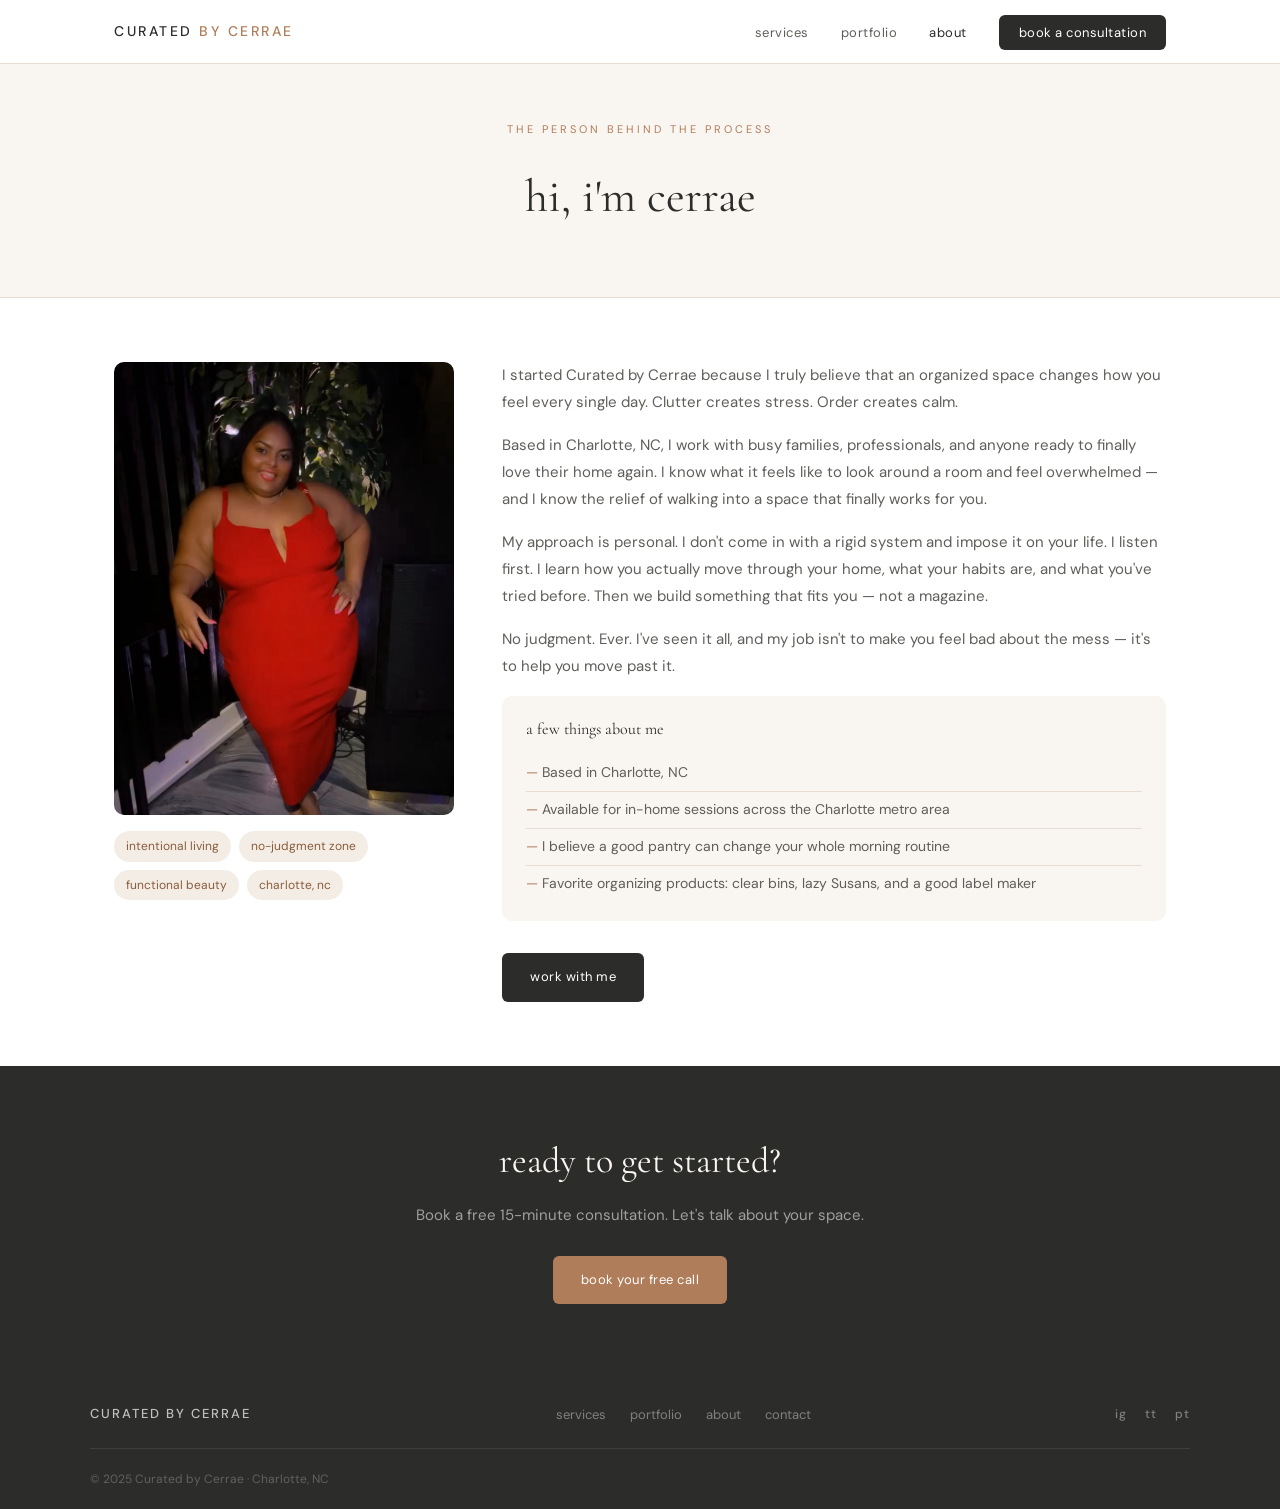
<file: about.html>
<!DOCTYPE html>
<html lang="en">
<head>
  <meta charset="UTF-8" />
  <meta name="viewport" content="width=device-width, initial-scale=1.0" />
  <title>About Cerrae — Curated by Cerrae</title>
  <meta name="description" content="Meet Cerrae, professional organizer based in Charlotte, NC. Learn about the story behind Curated by Cerrae." />
  <link rel="preconnect" href="https://fonts.googleapis.com" />
  <link rel="preconnect" href="https://fonts.gstatic.com" crossorigin />
  <link href="https://fonts.googleapis.com/css2?family=Cormorant+Garamond:ital,wght@0,400;0,500;1,400;1,500&family=DM+Sans:wght@300;400;500&display=swap" rel="stylesheet" />
  <link rel="stylesheet" href="style.css" />
</head>
<body>

  <nav class="nav">
    <div class="nav-inner">
      <a href="index.html" class="logo">curated <span>by cerrae</span></a>
      <button class="nav-toggle" aria-label="open menu" id="navToggle">
        <span></span><span></span><span></span>
      </button>
      <ul class="nav-links" id="navLinks">
        <li><a href="services.html">services</a></li>
        <li><a href="portfolio.html">portfolio</a></li>
        <li><a href="about.html" class="active">about</a></li>
        <li><a href="contact.html" class="nav-cta">book a consultation</a></li>
      </ul>
    </div>
  </nav>

  <section class="page-hero">
    <div class="container">
      <p class="eyebrow">the person behind the process</p>
      <h1>hi, i'm cerrae</h1>
    </div>
  </section>

  <section class="section">
    <div class="container">
      <div class="about-layout">
        <div class="about-photo-col">
            <img src="images/IMG_1386.JPG" alt="Cerrae, professional organizer" class="about-photo-img" />
             <div class="about-values">
            <span class="value-tag">intentional living</span>
            <span class="value-tag">no-judgment zone</span>
            <span class="value-tag">functional beauty</span>
            <span class="value-tag">charlotte, nc</span>
          </div>
        </div>
        <div class="about-text-col">
          <p class="about-body">I started Curated by Cerrae because I truly believe that an organized space changes how you feel every single day. Clutter creates stress. Order creates calm.</p>
          <p class="about-body">Based in Charlotte, NC, I work with busy families, professionals, and anyone ready to finally love their home again. I know what it feels like to look around a room and feel overwhelmed — and I know the relief of walking into a space that finally works for you.</p>
          <p class="about-body">My approach is personal. I don't come in with a rigid system and impose it on your life. I listen first. I learn how you actually move through your home, what your habits are, and what you've tried before. Then we build something that fits you — not a magazine.</p>
          <p class="about-body">No judgment. Ever. I've seen it all, and my job isn't to make you feel bad about the mess — it's to help you move past it.</p>

          <!-- EDIT THIS SECTION with your real background -->
          <div class="about-fun-facts">
            <h3>a few things about me</h3>
            <ul>
              <li>Based in Charlotte, NC</li>
              <li>Available for in-home sessions across the Charlotte metro area</li>
              <li>I believe a good pantry can change your whole morning routine</li>
              <li>Favorite organizing products: clear bins, lazy Susans, and a good label maker</li>
            </ul>
          </div>

          <a href="contact.html" class="btn-primary" style="display: inline-block; margin-top: 2rem;">work with me</a>
        </div>
      </div>
    </div>
  </section>

  <section class="cta-banner">
    <div class="container">
      <h2>ready to get started?</h2>
      <p>Book a free 15-minute consultation. Let's talk about your space.</p>
      <a href="contact.html" class="btn-warm">book your free call</a>
    </div>
  </section>

  <footer class="footer">
    <div class="footer-inner">
      <p class="footer-logo">curated by cerrae</p>
      <ul class="footer-links">
        <li><a href="services.html">services</a></li>
        <li><a href="portfolio.html">portfolio</a></li>
        <li><a href="about.html">about</a></li>
        <li><a href="contact.html">contact</a></li>
      </ul>
      <div class="footer-social">
        <a href="#" aria-label="Instagram">ig</a>
        <a href="#" aria-label="TikTok">tt</a>
        <a href="#" aria-label="Pinterest">pt</a>
      </div>
    </div>
    <p class="footer-copy">© 2025 Curated by Cerrae · Charlotte, NC</p>
  </footer>

  <script src="main.js"></script>
</body>
</html>
</file>
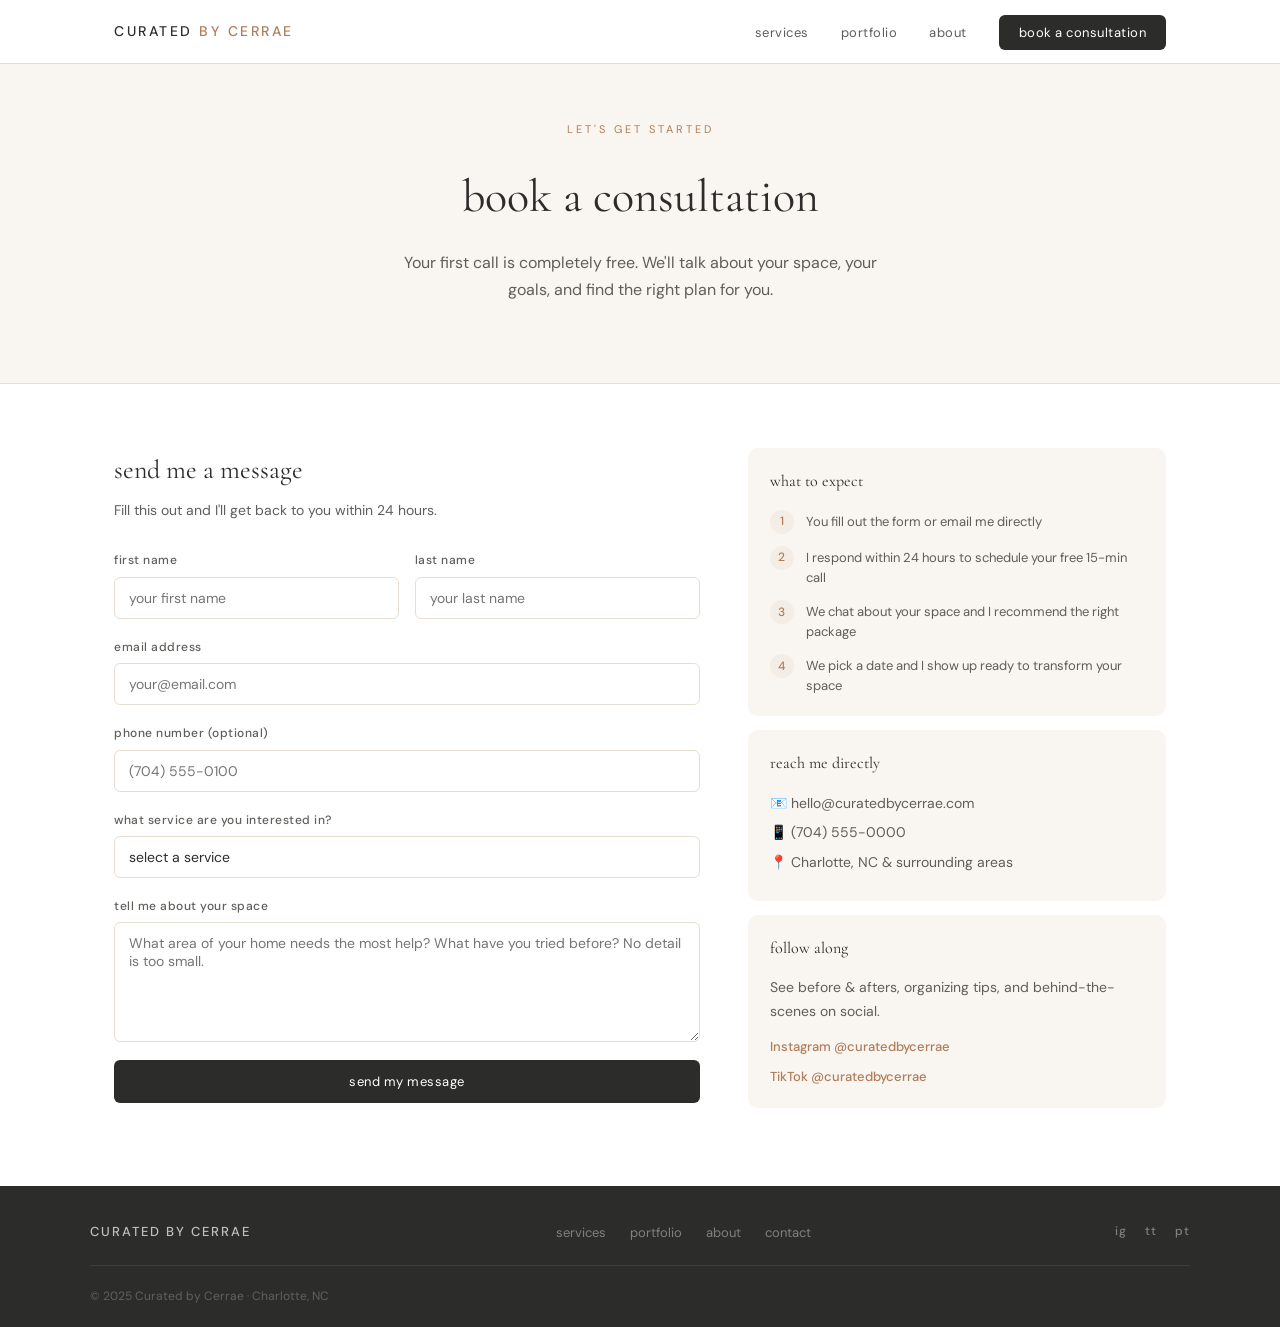
<file: contact.html>
<!DOCTYPE html>
<html lang="en">
<head>
  <meta charset="UTF-8" />
  <meta name="viewport" content="width=device-width, initial-scale=1.0" />
  <title>Book a Consultation — Curated by Cerrae</title>
  <meta name="description" content="Book a free 15-minute consultation with Cerrae, professional organizer in Charlotte, NC." />
  <link rel="preconnect" href="https://fonts.googleapis.com" />
  <link rel="preconnect" href="https://fonts.gstatic.com" crossorigin />
  <link href="https://fonts.googleapis.com/css2?family=Cormorant+Garamond:ital,wght@0,400;0,500;1,400;1,500&family=DM+Sans:wght@300;400;500&display=swap" rel="stylesheet" />
  <link rel="stylesheet" href="style.css" />
</head>
<body>

  <nav class="nav">
    <div class="nav-inner">
      <a href="index.html" class="logo">curated <span>by cerrae</span></a>
      <button class="nav-toggle" aria-label="open menu" id="navToggle">
        <span></span><span></span><span></span>
      </button>
      <ul class="nav-links" id="navLinks">
        <li><a href="services.html">services</a></li>
        <li><a href="portfolio.html">portfolio</a></li>
        <li><a href="about.html">about</a></li>
        <li><a href="contact.html" class="nav-cta active">book a consultation</a></li>
      </ul>
    </div>
  </nav>

  <section class="page-hero">
    <div class="container">
      <p class="eyebrow">let's get started</p>
      <h1>book a consultation</h1>
      <p class="hero-sub">Your first call is completely free. We'll talk about your space, your goals, and find the right plan for you.</p>
    </div>
  </section>

  <section class="section">
    <div class="container">
      <div class="contact-layout">

        <div class="contact-form-col">
          <h2>send me a message</h2>
          <p class="contact-sub">Fill this out and I'll get back to you within 24 hours.</p>

          <!-- TO MAKE THIS FORM WORK:
               Option 1 (easiest): Sign up at formspree.io, create a form, and replace
               the action URL below with your Formspree form URL.
               Change: action="#" to action="https://formspree.io/f/YOUR_FORM_ID"
               Add: method="POST"

               Option 2: Sign up at HoneyBook and embed their contact form here instead. -->

          <form class="contact-form" action="#" id="contactForm">
            <div class="form-row">
              <div class="form-group">
                <label for="firstName">first name</label>
                <input type="text" id="firstName" name="firstName" placeholder="your first name" required />
              </div>
              <div class="form-group">
                <label for="lastName">last name</label>
                <input type="text" id="lastName" name="lastName" placeholder="your last name" required />
              </div>
            </div>
            <div class="form-group">
              <label for="email">email address</label>
              <input type="email" id="email" name="email" placeholder="your@email.com" required />
            </div>
            <div class="form-group">
              <label for="phone">phone number (optional)</label>
              <input type="tel" id="phone" name="phone" placeholder="(704) 555-0100" />
            </div>
            <div class="form-group">
              <label for="service">what service are you interested in?</label>
              <select id="service" name="service">
                <option value="">select a service</option>
                <option value="home">home organization</option>
                <option value="office">office & workspace</option>
                <option value="movein">move-in setup</option>
                <option value="maintenance">maintenance session</option>
                <option value="notsure">not sure yet</option>
              </select>
            </div>
            <div class="form-group">
              <label for="message">tell me about your space</label>
              <textarea id="message" name="message" rows="5" placeholder="What area of your home needs the most help? What have you tried before? No detail is too small."></textarea>
            </div>
            <button type="submit" class="btn-primary btn-full">send my message</button>
          </form>
        </div>

        <div class="contact-info-col">
          <div class="contact-info-card">
            <h3>what to expect</h3>
            <div class="expect-steps">
              <div class="expect-step">
                <div class="expect-num">1</div>
                <p>You fill out the form or email me directly</p>
              </div>
              <div class="expect-step">
                <div class="expect-num">2</div>
                <p>I respond within 24 hours to schedule your free 15-min call</p>
              </div>
              <div class="expect-step">
                <div class="expect-num">3</div>
                <p>We chat about your space and I recommend the right package</p>
              </div>
              <div class="expect-step">
                <div class="expect-num">4</div>
                <p>We pick a date and I show up ready to transform your space</p>
              </div>
            </div>
          </div>

          <div class="contact-info-card">
            <h3>reach me directly</h3>
            <!-- EDIT: Replace with your actual contact info -->
            <p class="contact-detail">📧 hello@curatedbycerrae.com</p>
            <p class="contact-detail">📱 (704) 555-0000</p>
            <p class="contact-detail">📍 Charlotte, NC & surrounding areas</p>
          </div>

          <div class="contact-info-card">
            <h3>follow along</h3>
            <p style="font-size: 14px; color: #5F5E5A; margin-bottom: 12px;">See before & afters, organizing tips, and behind-the-scenes on social.</p>
            <!-- EDIT: Replace # with your actual social links -->
            <div class="social-links">
              <a href="#" class="social-link">Instagram @curatedbycerrae</a>
              <a href="#" class="social-link">TikTok @curatedbycerrae</a>
            </div>
          </div>
        </div>

      </div>
    </div>
  </section>

  <footer class="footer">
    <div class="footer-inner">
      <p class="footer-logo">curated by cerrae</p>
      <ul class="footer-links">
        <li><a href="services.html">services</a></li>
        <li><a href="portfolio.html">portfolio</a></li>
        <li><a href="about.html">about</a></li>
        <li><a href="contact.html">contact</a></li>
      </ul>
      <div class="footer-social">
        <a href="#" aria-label="Instagram">ig</a>
        <a href="#" aria-label="TikTok">tt</a>
        <a href="#" aria-label="Pinterest">pt</a>
      </div>
    </div>
    <p class="footer-copy">© 2025 Curated by Cerrae · Charlotte, NC</p>
  </footer>

  <script src="main.js"></script>
</body>
</html>
</file>
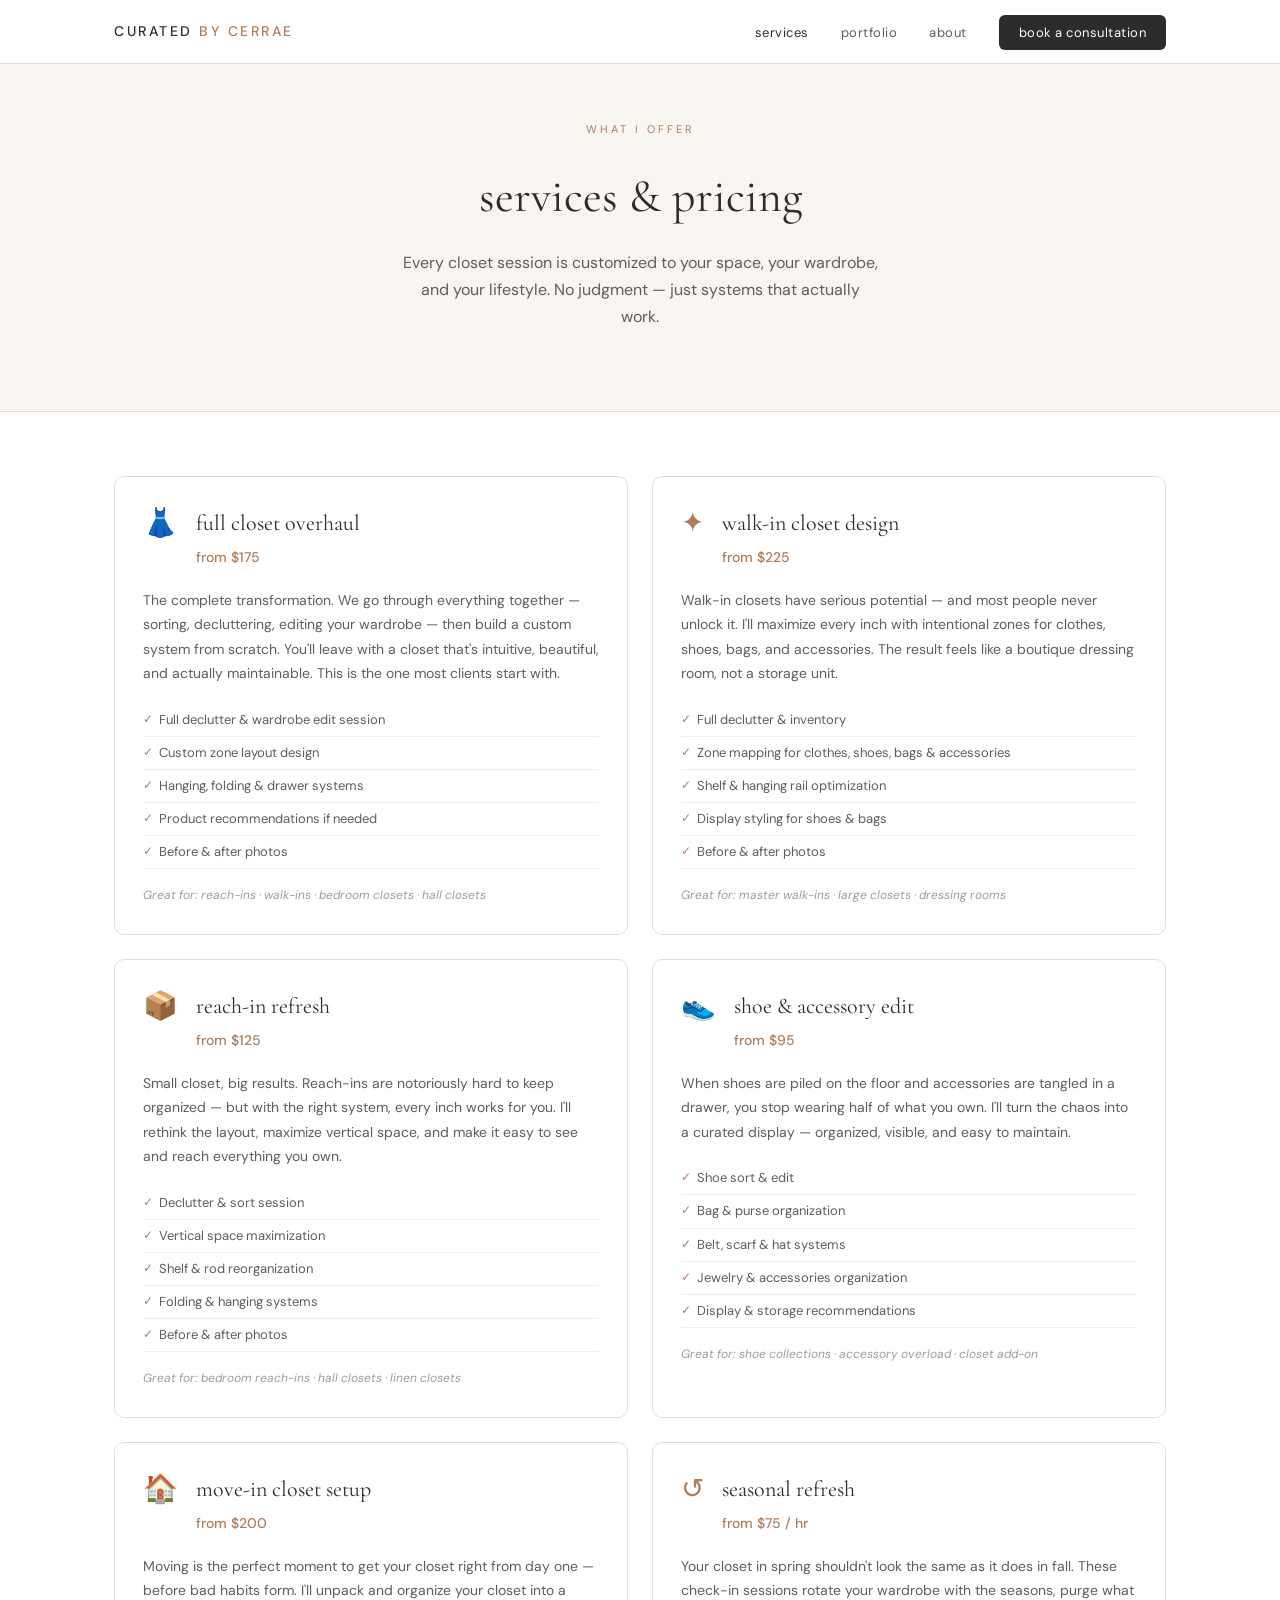
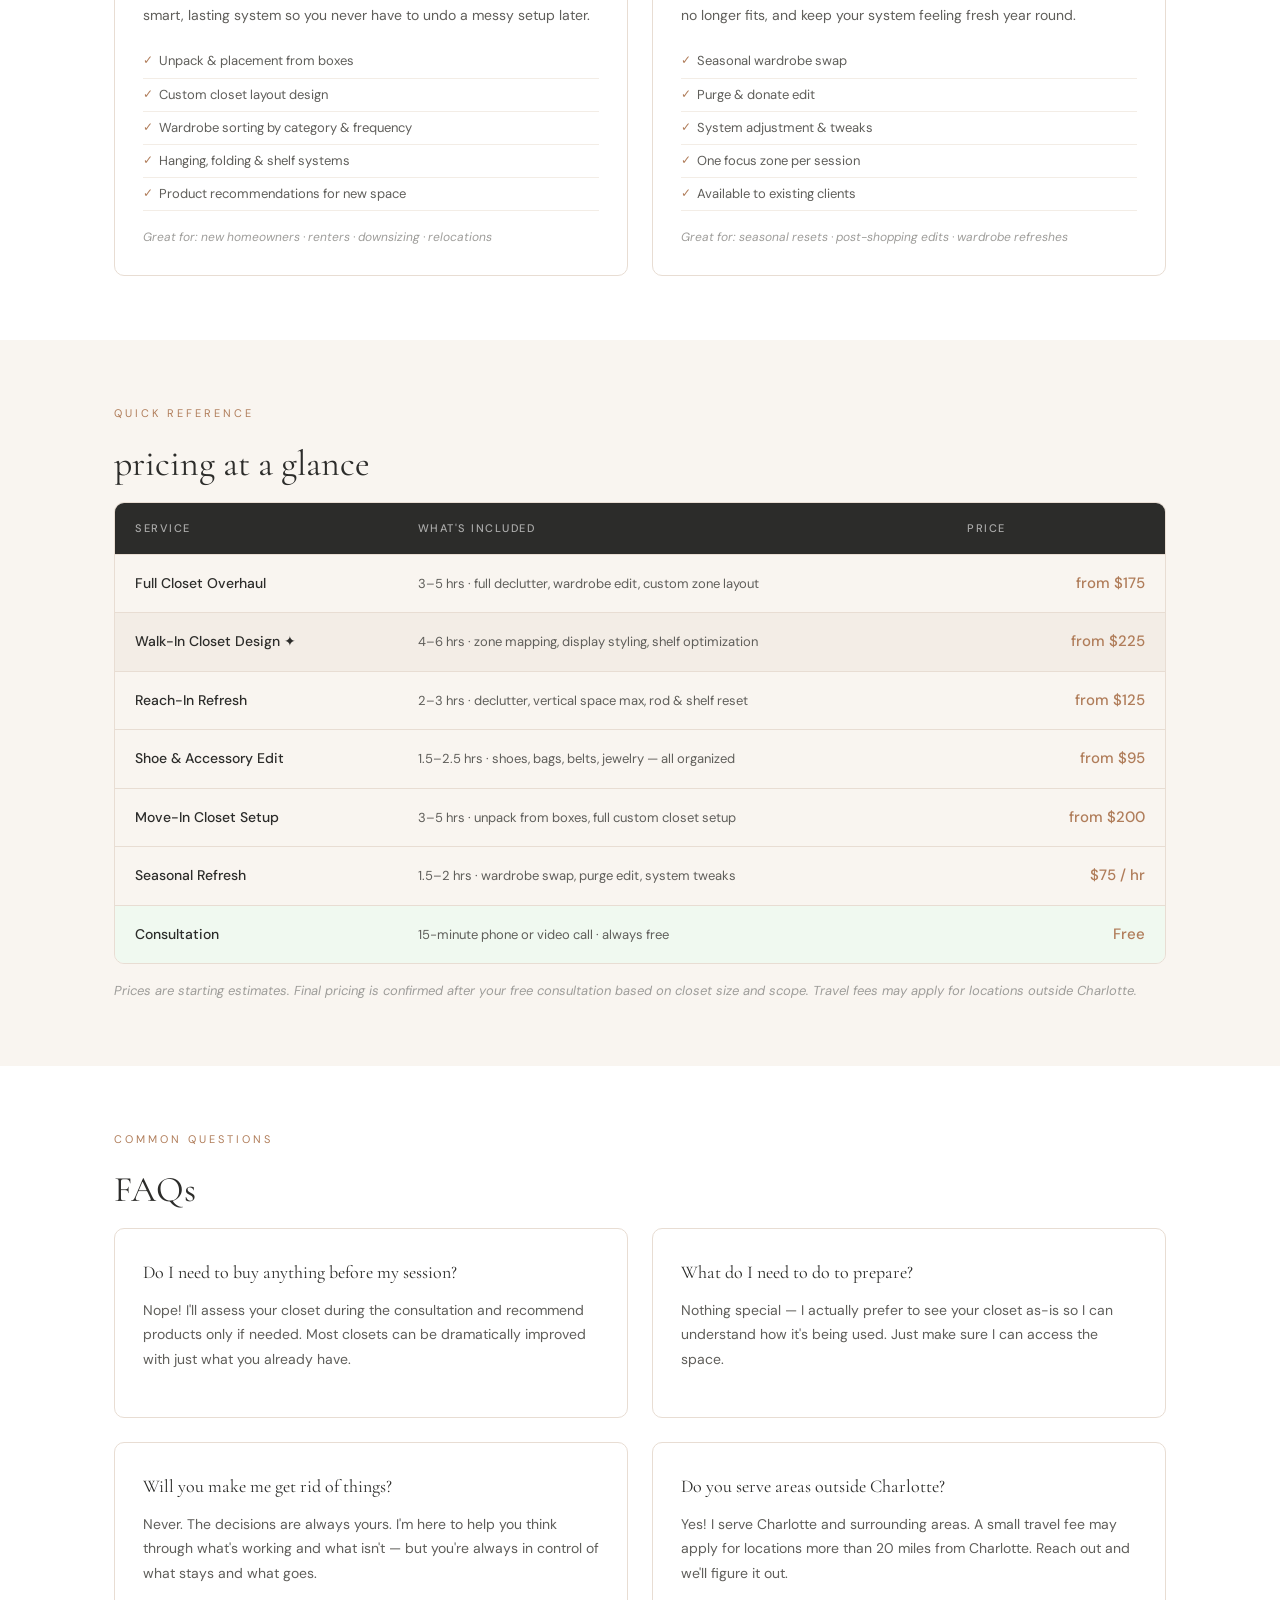
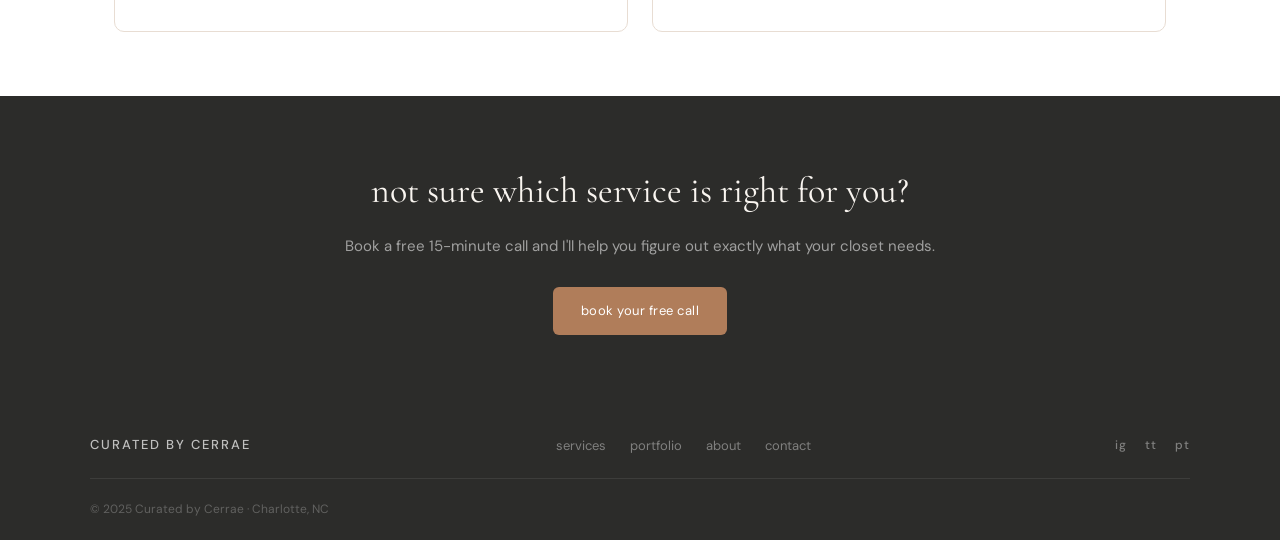
<file: services.html>
<!DOCTYPE html>
<html lang="en">
<head>
  <meta charset="UTF-8" />
  <meta name="viewport" content="width=device-width, initial-scale=1.0" />
  <title>Services & Pricing — Curated by Cerrae</title>
  <meta name="description" content="Closet transformation services and pricing in Charlotte, NC. Full overhauls, walk-in design, reach-in refreshes, shoe edits, and more — curated by Cerrae." />
  <link rel="preconnect" href="https://fonts.googleapis.com" />
  <link rel="preconnect" href="https://fonts.gstatic.com" crossorigin />
  <link href="https://fonts.googleapis.com/css2?family=Cormorant+Garamond:ital,wght@0,400;0,500;1,400;1,500&family=DM+Sans:wght@300;400;500&display=swap" rel="stylesheet" />
  <link rel="stylesheet" href="style.css" />
</head>
<body>

  <nav class="nav">
    <div class="nav-inner">
      <a href="index.html" class="logo">curated <span>by cerrae</span></a>
      <button class="nav-toggle" aria-label="open menu" id="navToggle">
        <span></span><span></span><span></span>
      </button>
      <ul class="nav-links" id="navLinks">
        <li><a href="services.html" class="active">services</a></li>
        <li><a href="portfolio.html">portfolio</a></li>
        <li><a href="about.html">about</a></li>
        <li><a href="contact.html" class="nav-cta">book a consultation</a></li>
      </ul>
    </div>
  </nav>

  <section class="page-hero">
    <div class="container">
      <p class="eyebrow">what i offer</p>
      <h1>services & pricing</h1>
      <p class="hero-sub">Every closet session is customized to your space, your wardrobe, and your lifestyle. No judgment — just systems that actually work.</p>
    </div>
  </section>

  <section class="section">
    <div class="container">
      <div class="service-detail-grid">

        <div class="service-detail-card">
          <div class="sdc-header">
            <div class="sdc-icon">👗</div>
            <div>
              <h2>full closet overhaul</h2>
              <p class="sdc-price">from $175</p>
            </div>
          </div>
          <p class="sdc-desc">The complete transformation. We go through everything together — sorting, decluttering, editing your wardrobe — then build a custom system from scratch. You'll leave with a closet that's intuitive, beautiful, and actually maintainable. This is the one most clients start with.</p>
          <ul class="sdc-includes">
            <li>Full declutter & wardrobe edit session</li>
            <li>Custom zone layout design</li>
            <li>Hanging, folding & drawer systems</li>
            <li>Product recommendations if needed</li>
            <li>Before & after photos</li>
          </ul>
          <p class="sdc-spaces">Great for: reach-ins · walk-ins · bedroom closets · hall closets</p>
        </div>

        <div class="service-detail-card">
          <div class="sdc-header">
            <div class="sdc-icon">✦</div>
            <div>
              <h2>walk-in closet design</h2>
              <p class="sdc-price">from $225</p>
            </div>
          </div>
          <p class="sdc-desc">Walk-in closets have serious potential — and most people never unlock it. I'll maximize every inch with intentional zones for clothes, shoes, bags, and accessories. The result feels like a boutique dressing room, not a storage unit.</p>
          <ul class="sdc-includes">
            <li>Full declutter & inventory</li>
            <li>Zone mapping for clothes, shoes, bags & accessories</li>
            <li>Shelf & hanging rail optimization</li>
            <li>Display styling for shoes & bags</li>
            <li>Before & after photos</li>
          </ul>
          <p class="sdc-spaces">Great for: master walk-ins · large closets · dressing rooms</p>
        </div>

        <div class="service-detail-card">
          <div class="sdc-header">
            <div class="sdc-icon">📦</div>
            <div>
              <h2>reach-in refresh</h2>
              <p class="sdc-price">from $125</p>
            </div>
          </div>
          <p class="sdc-desc">Small closet, big results. Reach-ins are notoriously hard to keep organized — but with the right system, every inch works for you. I'll rethink the layout, maximize vertical space, and make it easy to see and reach everything you own.</p>
          <ul class="sdc-includes">
            <li>Declutter & sort session</li>
            <li>Vertical space maximization</li>
            <li>Shelf & rod reorganization</li>
            <li>Folding & hanging systems</li>
            <li>Before & after photos</li>
          </ul>
          <p class="sdc-spaces">Great for: bedroom reach-ins · hall closets · linen closets</p>
        </div>

        <div class="service-detail-card">
          <div class="sdc-header">
            <div class="sdc-icon">👟</div>
            <div>
              <h2>shoe & accessory edit</h2>
              <p class="sdc-price">from $95</p>
            </div>
          </div>
          <p class="sdc-desc">When shoes are piled on the floor and accessories are tangled in a drawer, you stop wearing half of what you own. I'll turn the chaos into a curated display — organized, visible, and easy to maintain.</p>
          <ul class="sdc-includes">
            <li>Shoe sort & edit</li>
            <li>Bag & purse organization</li>
            <li>Belt, scarf & hat systems</li>
            <li>Jewelry & accessories organization</li>
            <li>Display & storage recommendations</li>
          </ul>
          <p class="sdc-spaces">Great for: shoe collections · accessory overload · closet add-on</p>
        </div>

        <div class="service-detail-card">
          <div class="sdc-header">
            <div class="sdc-icon">🏠</div>
            <div>
              <h2>move-in closet setup</h2>
              <p class="sdc-price">from $200</p>
            </div>
          </div>
          <p class="sdc-desc">Moving is the perfect moment to get your closet right from day one — before bad habits form. I'll unpack and organize your closet into a smart, lasting system so you never have to undo a messy setup later.</p>
          <ul class="sdc-includes">
            <li>Unpack & placement from boxes</li>
            <li>Custom closet layout design</li>
            <li>Wardrobe sorting by category & frequency</li>
            <li>Hanging, folding & shelf systems</li>
            <li>Product recommendations for new space</li>
          </ul>
          <p class="sdc-spaces">Great for: new homeowners · renters · downsizing · relocations</p>
        </div>

        <div class="service-detail-card">
          <div class="sdc-header">
            <div class="sdc-icon">↺</div>
            <div>
              <h2>seasonal refresh</h2>
              <p class="sdc-price">from $75 / hr</p>
            </div>
          </div>
          <p class="sdc-desc">Your closet in spring shouldn't look the same as it does in fall. These check-in sessions rotate your wardrobe with the seasons, purge what no longer fits, and keep your system feeling fresh year round.</p>
          <ul class="sdc-includes">
            <li>Seasonal wardrobe swap</li>
            <li>Purge & donate edit</li>
            <li>System adjustment & tweaks</li>
            <li>One focus zone per session</li>
            <li>Available to existing clients</li>
          </ul>
          <p class="sdc-spaces">Great for: seasonal resets · post-shopping edits · wardrobe refreshes</p>
        </div>

      </div>
    </div>
  </section>

  <!-- PRICING TABLE -->
  <section class="section section-alt">
    <div class="container">
      <p class="section-label">quick reference</p>
      <h2 class="section-title">pricing at a glance</h2>
      <div class="pricing-table">
        <div class="pricing-row pricing-header">
          <span>service</span>
          <span>what's included</span>
          <span>price</span>
        </div>
        <div class="pricing-row">
          <span class="pkg-name">Full Closet Overhaul</span>
          <span class="pkg-desc">3–5 hrs · full declutter, wardrobe edit, custom zone layout</span>
          <span class="pkg-price">from $175</span>
        </div>
        <div class="pricing-row pricing-featured">
          <span class="pkg-name">Walk-In Closet Design ✦</span>
          <span class="pkg-desc">4–6 hrs · zone mapping, display styling, shelf optimization</span>
          <span class="pkg-price">from $225</span>
        </div>
        <div class="pricing-row">
          <span class="pkg-name">Reach-In Refresh</span>
          <span class="pkg-desc">2–3 hrs · declutter, vertical space max, rod & shelf reset</span>
          <span class="pkg-price">from $125</span>
        </div>
        <div class="pricing-row">
          <span class="pkg-name">Shoe & Accessory Edit</span>
          <span class="pkg-desc">1.5–2.5 hrs · shoes, bags, belts, jewelry — all organized</span>
          <span class="pkg-price">from $95</span>
        </div>
        <div class="pricing-row">
          <span class="pkg-name">Move-In Closet Setup</span>
          <span class="pkg-desc">3–5 hrs · unpack from boxes, full custom closet setup</span>
          <span class="pkg-price">from $200</span>
        </div>
        <div class="pricing-row">
          <span class="pkg-name">Seasonal Refresh</span>
          <span class="pkg-desc">1.5–2 hrs · wardrobe swap, purge edit, system tweaks</span>
          <span class="pkg-price">$75 / hr</span>
        </div>
        <div class="pricing-row pricing-free">
          <span class="pkg-name">Consultation</span>
          <span class="pkg-desc">15-minute phone or video call · always free</span>
          <span class="pkg-price">Free</span>
        </div>
      </div>
      <p class="pricing-note">Prices are starting estimates. Final pricing is confirmed after your free consultation based on closet size and scope. Travel fees may apply for locations outside Charlotte.</p>
    </div>
  </section>

  <!-- FAQ -->
  <section class="section">
    <div class="container">
      <p class="section-label">common questions</p>
      <h2 class="section-title">FAQs</h2>
      <div class="service-detail-grid">

        <div class="service-detail-card">
          <h2 style="font-family:var(--font-display);font-size:18px;font-weight:400;color:var(--dark);margin-bottom:10px;">Do I need to buy anything before my session?</h2>
          <p class="sdc-desc">Nope! I'll assess your closet during the consultation and recommend products only if needed. Most closets can be dramatically improved with just what you already have.</p>
        </div>

        <div class="service-detail-card">
          <h2 style="font-family:var(--font-display);font-size:18px;font-weight:400;color:var(--dark);margin-bottom:10px;">What do I need to do to prepare?</h2>
          <p class="sdc-desc">Nothing special — I actually prefer to see your closet as-is so I can understand how it's being used. Just make sure I can access the space.</p>
        </div>

        <div class="service-detail-card">
          <h2 style="font-family:var(--font-display);font-size:18px;font-weight:400;color:var(--dark);margin-bottom:10px;">Will you make me get rid of things?</h2>
          <p class="sdc-desc">Never. The decisions are always yours. I'm here to help you think through what's working and what isn't — but you're always in control of what stays and what goes.</p>
        </div>

        <div class="service-detail-card">
          <h2 style="font-family:var(--font-display);font-size:18px;font-weight:400;color:var(--dark);margin-bottom:10px;">Do you serve areas outside Charlotte?</h2>
          <p class="sdc-desc">Yes! I serve Charlotte and surrounding areas. A small travel fee may apply for locations more than 20 miles from Charlotte. Reach out and we'll figure it out.</p>
        </div>

      </div>
    </div>
  </section>

  <section class="cta-banner">
    <div class="container">
      <h2>not sure which service is right for you?</h2>
      <p>Book a free 15-minute call and I'll help you figure out exactly what your closet needs.</p>
      <a href="contact.html" class="btn-warm">book your free call</a>
    </div>
  </section>

  <footer class="footer">
    <div class="footer-inner">
      <p class="footer-logo">curated by cerrae</p>
      <ul class="footer-links">
        <li><a href="services.html">services</a></li>
        <li><a href="portfolio.html">portfolio</a></li>
        <li><a href="about.html">about</a></li>
        <li><a href="contact.html">contact</a></li>
      </ul>
      <div class="footer-social">
        <a href="#" aria-label="Instagram">ig</a>
        <a href="#" aria-label="TikTok">tt</a>
        <a href="#" aria-label="Pinterest">pt</a>
      </div>
    </div>
    <p class="footer-copy">© 2025 Curated by Cerrae · Charlotte, NC</p>
  </footer>

  <script src="main.js"></script>
</body>
</html>
</file>
<file: style.css>
/* ================================
   CURATED BY CERRAE — STYLESHEET
================================ */

:root {
  --brand: #B07D5A;
  --brand-dark: #8a5c3a;
  --dark: #2C2C2A;
  --cream: #F9F5F0;
  --cream-mid: #F3EDE6;
  --border: #E8DDD3;
  --text: #2C2C2A;
  --text-mid: #5F5E5A;
  --text-light: #9E9D9A;
  --font-display: 'Cormorant Garamond', Georgia, serif;
  --font-body: 'DM Sans', system-ui, sans-serif;
  --radius: 10px;
  --radius-sm: 6px;
  --max-w: 1100px;
}

*, *::before, *::after { box-sizing: border-box; margin: 0; padding: 0; }
html { scroll-behavior: smooth; }
body {
  font-family: var(--font-body);
  color: var(--text);
  background: #fff;
  line-height: 1.7;
  font-size: 16px;
}
img { max-width: 100%; display: block; }
a { color: inherit; text-decoration: none; }

/* NAV */
.nav {
  position: sticky;
  top: 0;
  z-index: 100;
  background: #fff;
  border-bottom: 1px solid var(--border);
}
.nav-inner {
  max-width: var(--max-w);
  margin: 0 auto;
  padding: 18px 24px;
  display: flex;
  align-items: center;
  justify-content: space-between;
  gap: 24px;
}
.logo {
  font-family: var(--font-body);
  font-size: 14px;
  font-weight: 500;
  letter-spacing: 2.5px;
  text-transform: uppercase;
  color: var(--dark);
}
.logo span { color: var(--brand); }
.nav-links {
  display: flex;
  align-items: center;
  gap: 32px;
  list-style: none;
}
.nav-links a {
  font-size: 13px;
  letter-spacing: 0.5px;
  color: var(--text-mid);
  transition: color 0.2s;
}
.nav-links a:hover,
.nav-links a.active { color: var(--dark); }
.nav-cta {
  background: var(--dark) !important;
  color: #fff !important;
  padding: 9px 20px;
  border-radius: var(--radius-sm);
  font-size: 13px !important;
  letter-spacing: 0.5px;
  transition: background 0.2s !important;
}
.nav-cta:hover { background: #444 !important; }
.nav-toggle {
  display: none;
  flex-direction: column;
  gap: 5px;
  background: none;
  border: none;
  cursor: pointer;
  padding: 4px;
}
.nav-toggle span {
  display: block;
  width: 22px;
  height: 1.5px;
  background: var(--dark);
  transition: all 0.3s;
}

/* HERO */
.hero {
  background: var(--cream);
  padding: 80px 24px 72px;
  text-align: center;
  border-bottom: 1px solid var(--border);
}
.hero-inner {
  max-width: 640px;
  margin: 0 auto;
}
.eyebrow {
  font-size: 11px;
  letter-spacing: 3px;
  text-transform: uppercase;
  color: var(--brand);
  margin-bottom: 18px;
}
.hero h1 {
  font-family: var(--font-display);
  font-size: clamp(36px, 6vw, 54px);
  font-weight: 400;
  line-height: 1.15;
  color: var(--dark);
  margin-bottom: 20px;
}
.hero h1 em {
  font-style: italic;
  color: var(--brand);
}
.hero-sub {
  font-size: 16px;
  color: var(--text-mid);
  max-width: 480px;
  margin: 0 auto 32px;
}
.hero-btns {
  display: flex;
  gap: 12px;
  justify-content: center;
  flex-wrap: wrap;
}

/* PAGE HERO (about, services, portfolio, contact) */
.page-hero {
  background: var(--cream);
  padding: 56px 24px 48px;
  border-bottom: 1px solid var(--border);
}
.page-hero .container { text-align: center; }
.page-hero h1 {
  font-family: var(--font-display);
  font-size: clamp(32px, 5vw, 46px);
  font-weight: 400;
  color: var(--dark);
  margin-bottom: 14px;
}

/* BUTTONS */
.btn-primary {
  display: inline-block;
  background: var(--dark);
  color: #fff;
  padding: 13px 28px;
  border-radius: var(--radius-sm);
  font-size: 13px;
  font-family: var(--font-body);
  letter-spacing: 0.5px;
  transition: background 0.2s;
  border: none;
  cursor: pointer;
}
.btn-primary:hover { background: #444; }
.btn-outline {
  display: inline-block;
  background: transparent;
  color: var(--dark);
  padding: 13px 28px;
  border-radius: var(--radius-sm);
  font-size: 13px;
  letter-spacing: 0.5px;
  border: 1px solid var(--dark);
  transition: background 0.2s, color 0.2s;
}
.btn-outline:hover { background: var(--dark); color: #fff; }
.btn-warm {
  display: inline-block;
  background: var(--brand);
  color: #fff;
  padding: 13px 28px;
  border-radius: var(--radius-sm);
  font-size: 13px;
  letter-spacing: 0.5px;
  transition: background 0.2s;
  border: none;
  cursor: pointer;
}
.btn-warm:hover { background: var(--brand-dark); }
.btn-full { width: 100%; text-align: center; }

/* STATS BAR */
.stats-bar {
  display: grid;
  grid-template-columns: repeat(3, 1fr);
  border-bottom: 1px solid var(--border);
}
.stat {
  padding: 28px 20px;
  text-align: center;
  border-right: 1px solid var(--border);
  display: flex;
  flex-direction: column;
  gap: 5px;
}
.stat:last-child { border-right: none; }
.stat-num {
  font-family: var(--font-display);
  font-size: 30px;
  font-weight: 400;
  color: var(--brand);
  line-height: 1;
}
.stat-label {
  font-size: 12px;
  letter-spacing: 0.5px;
  color: var(--text-light);
}

/* LAYOUT */
.container {
  max-width: var(--max-w);
  margin: 0 auto;
  padding: 0 24px;
}
.section { padding: 64px 0; }
.section-alt { background: var(--cream); }
.section-label {
  font-size: 11px;
  letter-spacing: 3px;
  text-transform: uppercase;
  color: var(--brand);
  margin-bottom: 10px;
}
.section-title {
  font-family: var(--font-display);
  font-size: clamp(26px, 4vw, 36px);
  font-weight: 400;
  color: var(--dark);
  margin-bottom: 8px;
}
.section-sub {
  font-size: 15px;
  color: var(--text-mid);
  margin-bottom: 36px;
}
.section-cta { margin-top: 36px; text-align: center; }

/* SERVICES GRID */
.services-grid {
  display: grid;
  grid-template-columns: repeat(auto-fit, minmax(220px, 1fr));
  gap: 18px;
}
.service-card {
  background: #fff;
  border: 1px solid var(--border);
  border-radius: var(--radius);
  padding: 24px;
  transition: border-color 0.2s;
}
.service-card:hover { border-color: var(--brand); }
.service-icon {
  font-size: 22px;
  color: var(--brand);
  margin-bottom: 14px;
  line-height: 1;
}
.service-card h3 {
  font-family: var(--font-display);
  font-size: 18px;
  font-weight: 400;
  margin-bottom: 8px;
  color: var(--dark);
}
.service-card p {
  font-size: 14px;
  color: var(--text-mid);
  line-height: 1.65;
}
.price {
  display: block;
  margin-top: 14px;
  font-size: 13px;
  font-weight: 500;
  color: var(--brand);
}

/* SERVICES DETAIL PAGE */
.service-detail-grid {
  display: grid;
  grid-template-columns: repeat(auto-fit, minmax(460px, 1fr));
  gap: 24px;
}
.service-detail-card {
  background: #fff;
  border: 1px solid var(--border);
  border-radius: var(--radius);
  padding: 28px;
}
.sdc-header {
  display: flex;
  align-items: flex-start;
  gap: 18px;
  margin-bottom: 18px;
}
.sdc-icon { font-size: 28px; color: var(--brand); line-height: 1; margin-top: 4px; }
.sdc-header h2 {
  font-family: var(--font-display);
  font-size: 22px;
  font-weight: 400;
  color: var(--dark);
  margin-bottom: 4px;
}
.sdc-price { font-size: 14px; font-weight: 500; color: var(--brand); }
.sdc-desc { font-size: 14px; color: var(--text-mid); line-height: 1.75; margin-bottom: 18px; }
.sdc-includes { list-style: none; margin-bottom: 16px; }
.sdc-includes li {
  font-size: 13px;
  color: var(--text-mid);
  padding: 5px 0 5px 16px;
  border-bottom: 1px solid var(--cream-mid);
  position: relative;
}
.sdc-includes li::before { content: '✓'; position: absolute; left: 0; color: var(--brand); font-size: 12px; }
.sdc-spaces { font-size: 12px; color: var(--text-light); font-style: italic; }

/* PRICING TABLE */
.pricing-table {
  border: 1px solid var(--border);
  border-radius: var(--radius);
  overflow: hidden;
}
.pricing-row {
  display: grid;
  grid-template-columns: 1.5fr 3fr 1fr;
  gap: 16px;
  padding: 16px 20px;
  border-bottom: 1px solid var(--border);
  align-items: center;
}
.pricing-row:last-child { border-bottom: none; }
.pricing-header {
  background: var(--dark);
  font-size: 11px;
  font-weight: 500;
  letter-spacing: 1.5px;
  text-transform: uppercase;
  color: rgba(255,255,255,0.6);
}
.pricing-featured { background: var(--cream-mid); }
.pricing-free { background: #f0f9f0; }
.pkg-name { font-size: 14px; font-weight: 500; color: var(--dark); }
.pkg-desc { font-size: 13px; color: var(--text-mid); }
.pkg-price { font-size: 15px; font-weight: 500; color: var(--brand); text-align: right; }
.pricing-note { margin-top: 16px; font-size: 13px; color: var(--text-light); font-style: italic; }

/* PORTFOLIO */
.portfolio-grid {
  display: grid;
  grid-template-columns: repeat(3, 1fr);
  gap: 10px;
}
.portfolio-item { border-radius: var(--radius-sm); overflow: hidden; }
.portfolio-large { grid-column: span 2; }
.portfolio-placeholder {
  background: #EDE8E0;
  aspect-ratio: 1;
  display: flex;
  flex-direction: column;
  align-items: center;
  justify-content: center;
  gap: 6px;
}
.portfolio-placeholder.tall { aspect-ratio: 4/5; }
.portfolio-large .portfolio-placeholder { aspect-ratio: unset; height: 100%; min-height: 220px; }
.port-label { font-size: 11px; letter-spacing: 2px; text-transform: uppercase; color: #9E8670; }
.port-hint { font-size: 12px; color: #C4A882; }

/* PORTFOLIO PAGE */
.portfolio-project { margin-bottom: 56px; }
.portfolio-divider { height: 1px; background: var(--border); margin-bottom: 56px; }
.project-header { margin-bottom: 20px; }
.project-header h2 {
  font-family: var(--font-display);
  font-size: 24px;
  font-weight: 400;
  color: var(--dark);
}
.project-detail { font-size: 13px; color: var(--text-light); margin-top: 4px; }
.before-after-grid {
  display: grid;
  grid-template-columns: 1fr 1fr;
  gap: 12px;
  margin-bottom: 16px;
}
.ba-item { position: relative; }
.ba-label {
  display: inline-block;
  font-size: 11px;
  font-weight: 500;
  letter-spacing: 1.5px;
  text-transform: uppercase;
  background: rgba(0,0,0,0.55);
  color: #fff;
  padding: 4px 10px;
  border-radius: 4px;
  position: absolute;
  top: 10px;
  left: 10px;
  z-index: 1;
}
.ba-after { background: rgba(176, 125, 90, 0.85); }
.project-caption { font-size: 14px; color: var(--text-mid); font-style: italic; line-height: 1.7; }

/* PROCESS */
.process-steps {
  display: grid;
  grid-template-columns: repeat(4, 1fr);
  gap: 20px;
}
.process-step { text-align: center; padding: 12px; }
.process-num {
  font-family: var(--font-display);
  font-size: 36px;
  font-weight: 400;
  color: var(--brand);
  opacity: 0.5;
  margin-bottom: 12px;
  line-height: 1;
}
.process-step h3 {
  font-family: var(--font-display);
  font-size: 18px;
  font-weight: 400;
  color: var(--dark);
  margin-bottom: 8px;
}
.process-step p { font-size: 13px; color: var(--text-mid); line-height: 1.65; }

/* TESTIMONIAL */
.testimonial {
  background: var(--cream-mid);
  border-radius: var(--radius);
  padding: 32px;
  max-width: 700px;
  margin: 0 auto;
}
.stars { color: var(--brand); font-size: 16px; margin-bottom: 14px; letter-spacing: 3px; }
.testimonial blockquote {
  font-family: var(--font-display);
  font-size: 20px;
  font-weight: 400;
  font-style: italic;
  color: var(--dark);
  line-height: 1.6;
  margin-bottom: 20px;
}
.testimonial-author { display: flex; align-items: center; gap: 12px; }
.avatar {
  width: 40px; height: 40px;
  border-radius: 50%;
  background: #D4B99A;
  display: flex; align-items: center; justify-content: center;
  font-size: 13px; font-weight: 500; color: #6B4C30;
  flex-shrink: 0;
}
.author-name { font-size: 14px; font-weight: 500; color: var(--dark); }
.author-detail { font-size: 12px; color: var(--text-light); }

/* CTA BANNER */
.cta-banner { background: var(--dark); padding: 64px 24px; text-align: center; }
.cta-banner h2 {
  font-family: var(--font-display);
  font-size: clamp(24px, 4vw, 36px);
  font-weight: 400;
  color: var(--cream);
  margin-bottom: 12px;
}
.cta-banner p { font-size: 15px; color: rgba(255,255,255,0.55); margin-bottom: 28px; }

/* ABOUT PAGE */
.about-layout {
  display: grid;
  grid-template-columns: 340px 1fr;
  gap: 48px;
  align-items: start;
}
.about-photo-placeholder {
  aspect-ratio: 3/4;
  background: #EDE8E0;
  border-radius: var(--radius);
  display: flex;
  align-items: center;
  justify-content: center;
  font-size: 14px;
  color: #9E8670;
  font-style: italic;
}
.about-photo-img {
  width: 100%;
  aspect-ratio: 3/4;
  object-fit: cover;
  object-position: top;
  border-radius: var(--radius);
}
.about-values { display: flex; flex-wrap: wrap; gap: 8px; margin-top: 16px; }
.value-tag {
  background: var(--cream-mid);
  color: var(--brand-dark);
  font-size: 12px;
  padding: 5px 12px;
  border-radius: 20px;
}
.about-body { font-size: 15px; color: var(--text-mid); line-height: 1.8; margin-bottom: 16px; }
.about-fun-facts {
  background: var(--cream);
  border-radius: var(--radius);
  padding: 20px 24px;
  margin-top: 8px;
}
.about-fun-facts h3 {
  font-family: var(--font-display);
  font-size: 16px;
  font-weight: 400;
  color: var(--dark);
  margin-bottom: 12px;
}
.about-fun-facts ul { list-style: none; }
.about-fun-facts li {
  font-size: 14px;
  color: var(--text-mid);
  padding: 6px 0 6px 16px;
  border-bottom: 1px solid var(--border);
  position: relative;
}
.about-fun-facts li:last-child { border-bottom: none; }
.about-fun-facts li::before { content: '—'; position: absolute; left: 0; color: var(--brand); }

/* CONTACT PAGE */
.contact-layout {
  display: grid;
  grid-template-columns: 1.4fr 1fr;
  gap: 48px;
  align-items: start;
}
.contact-form-col h2 {
  font-family: var(--font-display);
  font-size: 26px;
  font-weight: 400;
  color: var(--dark);
  margin-bottom: 6px;
}
.contact-sub { font-size: 14px; color: var(--text-mid); margin-bottom: 28px; }
.contact-form { display: flex; flex-direction: column; gap: 18px; }
.form-row { display: grid; grid-template-columns: 1fr 1fr; gap: 16px; }
.form-group { display: flex; flex-direction: column; gap: 6px; }
.form-group label {
  font-size: 12px; font-weight: 500;
  letter-spacing: 0.5px; color: var(--text-mid);
  text-transform: lowercase;
}
.form-group input,
.form-group select,
.form-group textarea {
  width: 100%;
  padding: 11px 14px;
  border: 1px solid var(--border);
  border-radius: var(--radius-sm);
  font-size: 14px;
  font-family: var(--font-body);
  color: var(--text);
  background: #fff;
  transition: border-color 0.2s;
  appearance: none;
}
.form-group input:focus,
.form-group select:focus,
.form-group textarea:focus { outline: none; border-color: var(--brand); }
.form-group textarea { resize: vertical; min-height: 120px; }
.contact-info-card {
  background: var(--cream);
  border-radius: var(--radius);
  padding: 20px 22px;
  margin-bottom: 14px;
}
.contact-info-card h3 {
  font-family: var(--font-display);
  font-size: 16px; font-weight: 400;
  color: var(--dark); margin-bottom: 14px;
}
.expect-steps { display: flex; flex-direction: column; gap: 12px; }
.expect-step { display: flex; gap: 12px; align-items: flex-start; }
.expect-num {
  width: 24px; height: 24px;
  border-radius: 50%;
  background: var(--cream-mid);
  display: flex; align-items: center; justify-content: center;
  font-size: 12px; font-weight: 500; color: var(--brand);
  flex-shrink: 0;
}
.expect-step p { font-size: 13px; color: var(--text-mid); line-height: 1.55; padding-top: 2px; }
.contact-detail { font-size: 14px; color: var(--text-mid); margin-bottom: 6px; }
.social-links { display: flex; flex-direction: column; gap: 8px; }
.social-link { font-size: 13px; color: var(--brand); font-weight: 500; }
.social-link:hover { color: var(--brand-dark); }

/* VIDEO HERO */
.hero-video {
  position: relative;
  overflow: hidden;
  padding: 80px 24px 72px;
}
.hero-bg-video {
  position: absolute;
  top: 0; left: 0;
  width: 100%; height: 100%;
  object-fit: cover;
  z-index: 0;
}
.hero-overlay {
  position: absolute;
  top: 0; left: 0;
  width: 100%; height: 100%;
  background: rgba(249, 245, 240, 0.82);
  z-index: 1;
}
.hero-video .hero-inner { position: relative; z-index: 2; }

/* FOOTER */
.footer { background: var(--dark); padding: 32px 24px 20px; }
.footer-inner {
  max-width: var(--max-w);
  margin: 0 auto;
  display: flex;
  align-items: center;
  justify-content: space-between;
  gap: 24px;
  flex-wrap: wrap;
  margin-bottom: 20px;
  padding-bottom: 20px;
  border-bottom: 1px solid rgba(255,255,255,0.08);
}
.footer-logo { font-size: 13px; font-weight: 500; letter-spacing: 2px; text-transform: uppercase; color: rgba(255,255,255,0.7); }
.footer-links { display: flex; gap: 24px; list-style: none; }
.footer-links a { font-size: 13px; color: rgba(255,255,255,0.4); transition: color 0.2s; }
.footer-links a:hover { color: rgba(255,255,255,0.8); }
.footer-social { display: flex; gap: 18px; }
.footer-social a { font-size: 12px; font-weight: 500; letter-spacing: 1px; color: rgba(255,255,255,0.4); transition: color 0.2s; }
.footer-social a:hover { color: var(--brand); }
.footer-copy { max-width: var(--max-w); margin: 0 auto; font-size: 12px; color: rgba(255,255,255,0.25); }

/* RESPONSIVE */
@media (max-width: 768px) {
  .nav-links {
    display: none;
    position: absolute;
    top: 100%;
    left: 0; right: 0;
    background: #fff;
    border-bottom: 1px solid var(--border);
    flex-direction: column;
    padding: 16px 24px 20px;
    gap: 16px;
    align-items: flex-start;
  }
  .nav-links.open { display: flex; }
  .nav { position: relative; }
  .nav-toggle { display: flex; }
  .nav-cta { padding: 9px 0 !important; background: none !important; color: var(--dark) !important; }
  .hero { padding: 56px 24px 48px; }
  .stats-bar { grid-template-columns: 1fr 1fr 1fr; }
  .stat { padding: 20px 10px; }
  .stat-num { font-size: 22px; }
  .process-steps { grid-template-columns: repeat(2, 1fr); }
  .service-detail-grid { grid-template-columns: 1fr; }
  .about-layout { grid-template-columns: 1fr; }
  .contact-layout { grid-template-columns: 1fr; }
  .form-row { grid-template-columns: 1fr; }
  .portfolio-grid { grid-template-columns: 1fr 1fr; }
  .portfolio-large { grid-column: span 2; }
  .before-after-grid { grid-template-columns: 1fr; }
  .pricing-row { grid-template-columns: 1fr; gap: 4px; }
  .pricing-header { display: none; }
  .pkg-price { text-align: left; font-size: 14px; }
  .footer-inner { flex-direction: column; align-items: flex-start; gap: 16px; }
}

@media (max-width: 500px) {
  .hero h1 { font-size: 30px; }
  .stats-bar { grid-template-columns: 1fr; }
  .stat { border-right: none; border-bottom: 1px solid var(--border); }
  .process-steps { grid-template-columns: 1fr 1fr; }
  .services-grid { grid-template-columns: 1fr; }
}
</file>
